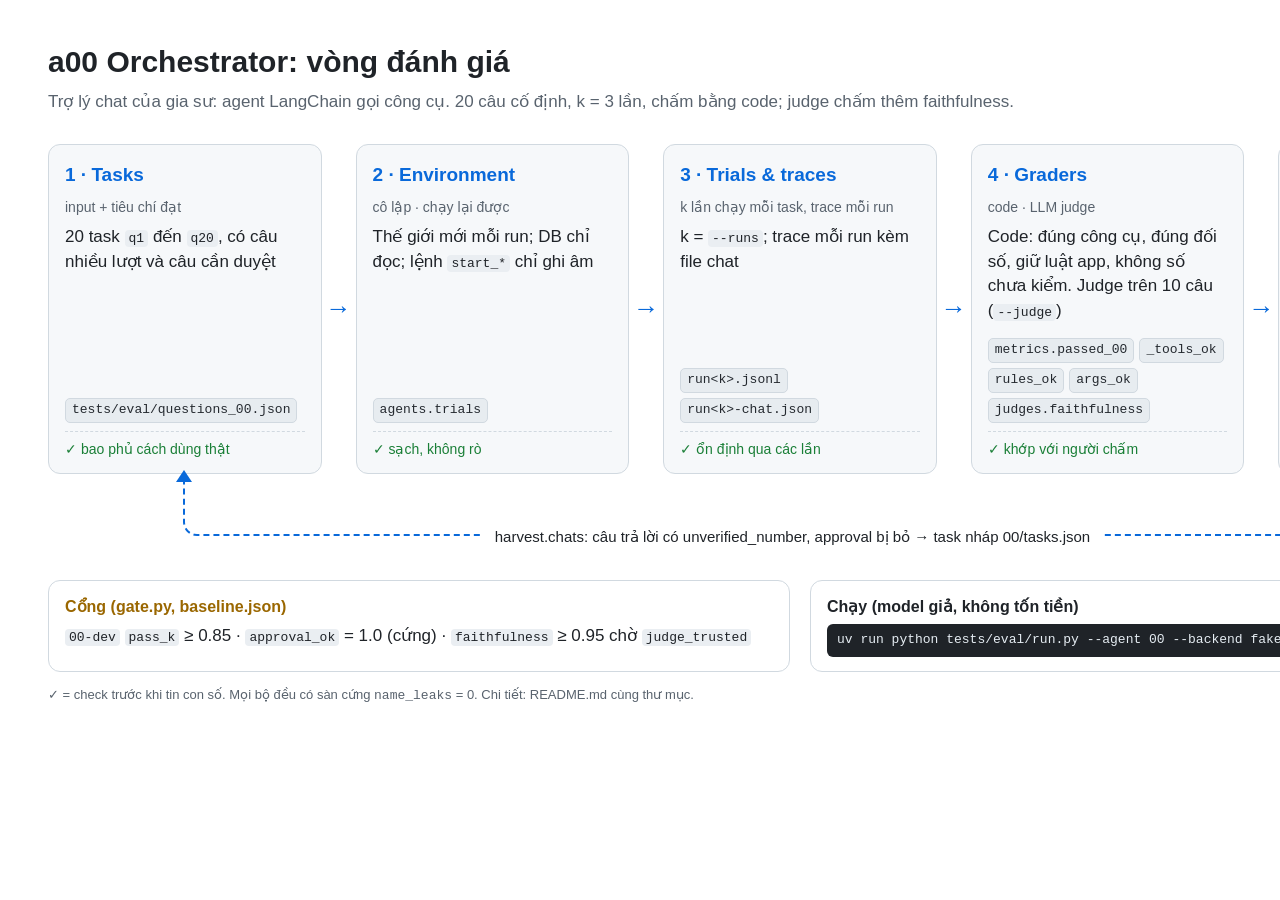
<file: tests/eval/loop/loop.html>
<!doctype html>
<html lang="vi">
<head>
<meta charset="utf-8">
<title>Eval loop</title>
<!-- Render from tests/eval/loop: "/Applications/Google Chrome.app/Contents/MacOS/Google Chrome" --headless=new --hide-scrollbars --window-size=1600,780 --force-device-scale-factor=2 --screenshot=<agent>/loop.png "file://$PWD/loop.html#<agent>" -->
<style>
  :root { --ink:#1f2328; --mute:#59636e; --line:#d1d9e0; --card:#f6f8fa; --accent:#0969da; --ok:#1a7f37; --warn:#9a6700; }
  * { box-sizing:border-box; margin:0; }
  body { width:1600px; height:780px; background:#fff; color:var(--ink); padding:40px 48px;
         font:17px/1.45 -apple-system, "Helvetica Neue", Arial, sans-serif; }
  h1 { font-size:30px; }
  .sub { color:var(--mute); margin:6px 0 30px; max-width:1300px; }
  .row { display:flex; align-items:stretch; gap:0; position:relative; }
  .card { flex:1; background:var(--card); border:1.5px solid var(--line); border-radius:12px; padding:16px 16px 14px;
          display:flex; flex-direction:column; gap:8px; min-height:330px; }
  .arr { width:34px; display:flex; align-items:center; justify-content:center; color:var(--accent); font-size:26px; }
  .n { font-weight:700; font-size:19px; color:var(--accent); }
  .gen { color:var(--mute); font-size:14px; }
  .spec { flex:1; }
  .chips { display:flex; flex-wrap:wrap; gap:5px; }
  code, .chip { font:13px/1.3 Menlo, monospace; }
  .spec code { background:#eaeef2; padding:1px 4px; border-radius:4px; }
  .chip { background:#e7ecf0; border:1px solid var(--line); border-radius:5px; padding:3px 6px; color:#24292f; }
  .chk { color:var(--ok); font-size:14px; border-top:1px dashed var(--line); padding-top:7px; }
  .lane { position:relative; height:62px; margin:0 10% 0 9%; border:2px dashed var(--accent);
          border-top:none; border-radius:0 0 14px 14px; }
  .lane::before { content:""; position:absolute; left:-9px; top:-4px; border:8px solid transparent;
                  border-bottom:12px solid var(--accent); border-top:none; }
  .lane.none { border-color:#afb8c1; }
  .lane.none::before { border-bottom-color:#afb8c1; }
  .lane span { position:absolute; left:50%; bottom:-14px; transform:translateX(-50%); background:#fff; padding:0 12px;
               white-space:nowrap; font-size:15px; }
  .lane.none span { color:var(--mute); }
  .bottom { display:flex; gap:20px; margin-top:44px; }
  .box { flex:1; border:1.5px solid var(--line); border-radius:12px; padding:14px 16px; }
  .box h2 { font-size:16px; margin-bottom:6px; }
  .gate h2 { color:var(--warn); }
  .box code { background:#eaeef2; padding:1px 4px; border-radius:4px; }
  .run code { display:block; background:#1f2328; color:#e6edf3; padding:8px 10px; border-radius:6px; margin-top:4px; }
  .foot { color:var(--mute); font-size:13px; margin-top:14px; }
</style>
</head>
<body>
<h1 id="title"></h1>
<p class="sub" id="sub"></p>
<div class="row" id="row"></div>
<div class="lane" id="lane"><span id="harvest"></span></div>
<div class="bottom">
  <div class="box gate"><h2>Cổng (gate.py, baseline.json)</h2><div id="gate"></div></div>
  <div class="box run"><h2>Chạy (model giả, không tốn tiền)</h2><div id="run"></div></div>
</div>
<p class="foot">✓ = check trước khi tin con số. Mọi bộ đều có sàn cứng <code>name_leaks</code> = 0. Chi tiết: README.md cùng thư mục.</p>
<script>
const STEPS = [
  ["1 · Tasks", "input + tiêu chí đạt", "✓ bao phủ cách dùng thật"],
  ["2 · Environment", "cô lập · chạy lại được", "✓ sạch, không rò"],
  ["3 · Trials & traces", "k lần chạy mỗi task, trace mỗi run", "✓ ổn định qua các lần"],
  ["4 · Graders", "code · LLM judge", "✓ khớp với người chấm"],
  ["5 · Scorecard", "success · pass^k · chi phí", "✓ khớp production"],
];
// Each step: [text, [chips]]. harvest null = no harvest yet.
const A = {
  "a00-orchestrator": {
    t: "a00 Orchestrator: vòng đánh giá",
    s: "Trợ lý chat của gia sư: agent LangChain gọi công cụ. 20 câu cố định, k = 3 lần, chấm bằng code; judge chấm thêm faithfulness.",
    steps: [
      ["20 task `q1` đến `q20`, có câu nhiều lượt và câu cần duyệt", ["tests/eval/questions_00.json"]],
      ["Thế giới mới mỗi run; DB chỉ đọc; lệnh `start_*` chỉ ghi âm", ["agents.trials"]],
      ["k = `--runs`; trace mỗi run kèm file chat", ["run<k>.jsonl", "run<k>-chat.json"]],
      ["Code: đúng công cụ, đúng đối số, giữ luật app, không số chưa kiểm. Judge trên 10 câu (`--judge`)", ["metrics.passed_00", "_tools_ok", "rules_ok", "args_ok", "judges.faithfulness"]],
      ["`score_00` mỗi run; pass^k, `name_leaks`, `approval_ok`, chi phí", ["agents.summarize", "scorecard.py"]],
    ],
    h: "harvest.chats: câu trả lời có unverified_number, approval bị bỏ  →  task nháp 00/tasks.json",
    g: "<code>00-dev</code> <code>pass_k</code> ≥ 0.85 · <code>approval_ok</code> = 1.0 (cứng) · <code>faithfulness</code> ≥ 0.95 chờ <code>judge_trusted</code>",
    r: ["uv run python tests/eval/run.py --agent 00 --backend fake --runs 3"],
  },
  "a01-ingest": {
    t: "a01 Ingest: vòng đánh giá",
    s: "01 chỉ gọi model khi bài không ghi mã hoặc ghi mã lạ, để tìm bài giống nhất trong ngân hàng. 10 bài không mã, k = 3 lần, chấm bằng code.",
    steps: [
      ["10 bài không mã: 8 có trong ngân hàng, 2 ngoài", ["tests/eval/tasks/ingest_01.json"]],
      ["Thế giới mới mỗi run; ngân hàng chỉ đọc", ["agents.trials", "data/dummy/bank"]],
      ["k = `--runs`; trace mỗi run", ["run<k>.jsonl"]],
      ["Code: mã đúng, bài ngoài có cờ `low_match`, đúng 1 lời gọi model", ["metrics.passed_01"]],
      ["hit@1, hit@3, MRR, `low_match_precision`, `bad_candidates`", ["metrics.score_01", "agents.summarize"]],
    ],
    h: null,
    g: "<code>01-dev</code> <code>hit_at_1</code> ≥ 0.90 · không tụt <code>hit_at_1</code>, <code>hit_at_3</code>, <code>mrr</code>, <code>passed</code>",
    r: ["uv run python tests/eval/run.py --agent 01 --backend fake --runs 3"],
  },
  "a02-grader": {
    t: "a02 Grader: vòng đánh giá",
    s: "02 chấm từng mục rubric đạt hay không, kèm bằng chứng trích từ bài làm, và viết rubric nháp khi bài thiếu. Việc chấm đo trong G1; rubric nháp có target 02r.",
    steps: [
      ["Bài của G1 cho việc chấm; 4 mã bài cho rubric nháp", ["tests/eval/sets.json", "tests/eval/tasks/rubric_02.json"]],
      ["Môi trường của G1; target `02r` dùng `agents.trials`", ["run.evaluate", "agents.trials"]],
      ["Đọc từ trial của G1: dòng `agent` = `02`", ["run<k>.jsonl"]],
      ["Ổn định qua các run, bằng chứng nguyên văn, bài sạch đủ điểm; rubric nháp hợp lệ", ["metrics.stability", "metrics.components", "metrics.passed_02r"]],
      ["`items_changed_pct` trong dòng `g1-*`; dòng `02r-dev`; `by_agent`", ["scorecard.py"]],
    ],
    h: "harvest.sessions (G1): buổi chấm gia sư sửa, bỏ hoặc thêm tay  →  task G1 nháp",
    g: "Chưa có sàn riêng cho 02 · <code>02r-dev</code> không tụt <code>passed</code> · <code>g1-*</code> <code>flow_errors</code> = 0",
    r: ["uv run python tests/eval/run.py --agent g1 --set g1-dev --backend fake --runs 3", "uv run python tests/eval/run.py --agent 02r --backend fake --runs 3"],
  },
  "a03-diagnoser": {
    t: "a03 Diagnoser: vòng đánh giá",
    s: "03 tìm bước sai đầu tiên và các bước sai khác, gắn mã lỗi. Chưa có target riêng: đo trong lần chạy G1, so đề xuất ở gate_review với lỗi gài.",
    steps: [
      ["Bài G1 có lỗi gài: bước, mã lỗi, bước kéo theo", ["tests/eval/sets.json", "labels.json"]],
      ["Môi trường của G1; học sinh mới nên lịch sử lỗi rỗng", ["run.evaluate"]],
      ["Đọc từ trial của G1: dòng `agent` = `03`", ["run<k>.jsonl"]],
      ["So đề xuất với lỗi gài, bước sai đầu tiên, độ đồng thuận", ["metrics.score", "first_wrong_step", "cohen_kappa", "metrics.components"]],
      ["`precision`, `recall`, `kappa`, `drop_rate`, `add_rate` trong dòng `g1-*`", ["scorecard.py"]],
    ],
    h: "harvest.sessions: buổi chấm gia sư sửa, bỏ hoặc thêm tay  →  task G1 nháp",
    g: "<code>g1-*</code> <code>recall</code> ≥ 0.90 · <code>precision</code> ≥ 0.75 · không tụt <code>first_wrong_step_acc</code>",
    r: ["uv run python tests/eval/run.py --agent g1 --set g1-dev --backend fake --runs 3"],
  },
  "a04-verifier": {
    t: "a04 Verifier: vòng đánh giá",
    s: "04 kiểm lại từng kết luận lỗi của 03 và trả agree, wrong_code hoặc disagree. Chạy một mình trên 12 kết luận cố định, k = 3 lần, chấm bằng code.",
    steps: [
      ["12 kết luận: 6 đúng, 3 sai bước, 3 sai mã", ["tests/eval/tasks/verifier_04.json"]],
      ["Thế giới mới mỗi run; đề và bảng mã đọc từ DB", ["agents.trials"]],
      ["k = `--runs`; trace mỗi run", ["run<k>.jsonl"]],
      ["Code: so khớp verdict với nhãn", ["metrics.passed_04"]],
      ["accuracy, `recall_disagree`, confusion 3 × 3", ["metrics.score_04", "agents.summarize"]],
    ],
    h: null,
    g: "<code>04-dev</code> <code>recall_disagree</code> ≥ 0.80 · không tụt <code>accuracy</code>, <code>recall_disagree</code>",
    r: ["uv run python tests/eval/run.py --agent 04 --backend fake --runs 3"],
  },
  "a08-recommender": {
    t: "a08 Recommender: vòng đánh giá",
    s: "08 không gọi LLM: rank_problems chọn bài cho phiếu theo ôn, vừa sức, thử thách. Xếp hạng 5 hồ sơ, so với nhãn nháp của chủ dự án.",
    steps: [
      ["5 hồ sơ học sinh, 6 câu tìm; 11 nhãn còn nháp", ["reco_08.json", "search_00.json"]],
      ["`agents.trials` với `FakeLLM` không handler: lời gọi model nào cũng lỗi", ["agents.trials"]],
      ["k = 1, 0 lời gọi model; code tất định", ["<created>_08.json"]],
      ["Đủ n bài, không bài cấm; P@n, recall@n; recall@5 của tìm bài", ["metrics.passed_08", "metrics.score_08"]],
      ["Dòng `08-dev`; dòng test code `08-tests`", ["scorecard.py --with-tests"]],
    ],
    h: null,
    g: "Chưa có sàn cho 08: chờ chủ dự án duyệt nhãn hoặc đổi bộ xếp hạng",
    r: ["uv run python tests/eval/run.py --agent 08", "uv run pytest tests/services/test_select.py -q"],
  },
  "a09-reporter": {
    t: "a09 Reporter: vòng đánh giá",
    s: "09 viết phần \"Nhận xét\" của báo cáo phụ huynh; mỗi câu trích ít nhất một mã số liệu, câu trượt audit viết lại một lần rồi bỏ. 6 kỳ, k = 3 lần.",
    steps: [
      ["6 kỳ báo cáo", ["agents.PERIODS"]],
      ["Thế giới mới mỗi run; DB chỉ đọc; tên đã che", ["agents.trials"]],
      ["k = `--runs`; trace mỗi run; bảng `audit` trong kết quả", ["run<k>.jsonl"]],
      ["Code: audit từng câu; judge faithfulness (`--judge`)", ["metrics.passed_09", "judges.faithfulness"]],
      ["`dropped_pct`, `draft_flagged_pct`, cờ theo loại", ["metrics.score_09", "agents.summarize"]],
    ],
    h: "harvest.reports: dòng writer không ok, dòng approved có cờ  →  task nháp 09/tasks.json",
    g: "<code>09-dev</code> <code>dropped_pct</code> = 0 · không tụt · <code>faithfulness</code> ≥ 0.95 chờ <code>judge_trusted</code>",
    r: ["uv run python tests/eval/run.py --agent 09 --backend fake --runs 3 --judge"],
  },
};
const esc = s => s.replace(/&/g, "&amp;").replace(/</g, "&lt;").replace(/>/g, "&gt;");
const md = s => esc(s).replace(/`([^`]+)`/g, "<code>$1</code>");
const a = A[location.hash.slice(1)] || A["a00-orchestrator"];
document.getElementById("title").textContent = a.t;
document.getElementById("sub").textContent = a.s;
document.getElementById("row").innerHTML = STEPS.map(([n, gen, chk], i) =>
  (i ? '<div class="arr">→</div>' : "") +
  `<div class="card"><div class="n">${n}</div><div class="gen">${gen}</div>` +
  `<div class="spec">${md(a.steps[i][0])}</div>` +
  `<div class="chips">${a.steps[i][1].map(c => `<span class="chip">${esc(c)}</span>`).join("")}</div>` +
  `<div class="chk">${chk}</div></div>`).join("");
const lane = document.getElementById("lane");
if (!a.h) lane.classList.add("none");
document.getElementById("harvest").textContent = a.h || "Harvest: chưa có cho agent này";
document.getElementById("gate").innerHTML = a.g;
document.getElementById("run").innerHTML = a.r.map(c => `<code>${esc(c)}</code>`).join("");
</script>
</body>
</html>
</file>
